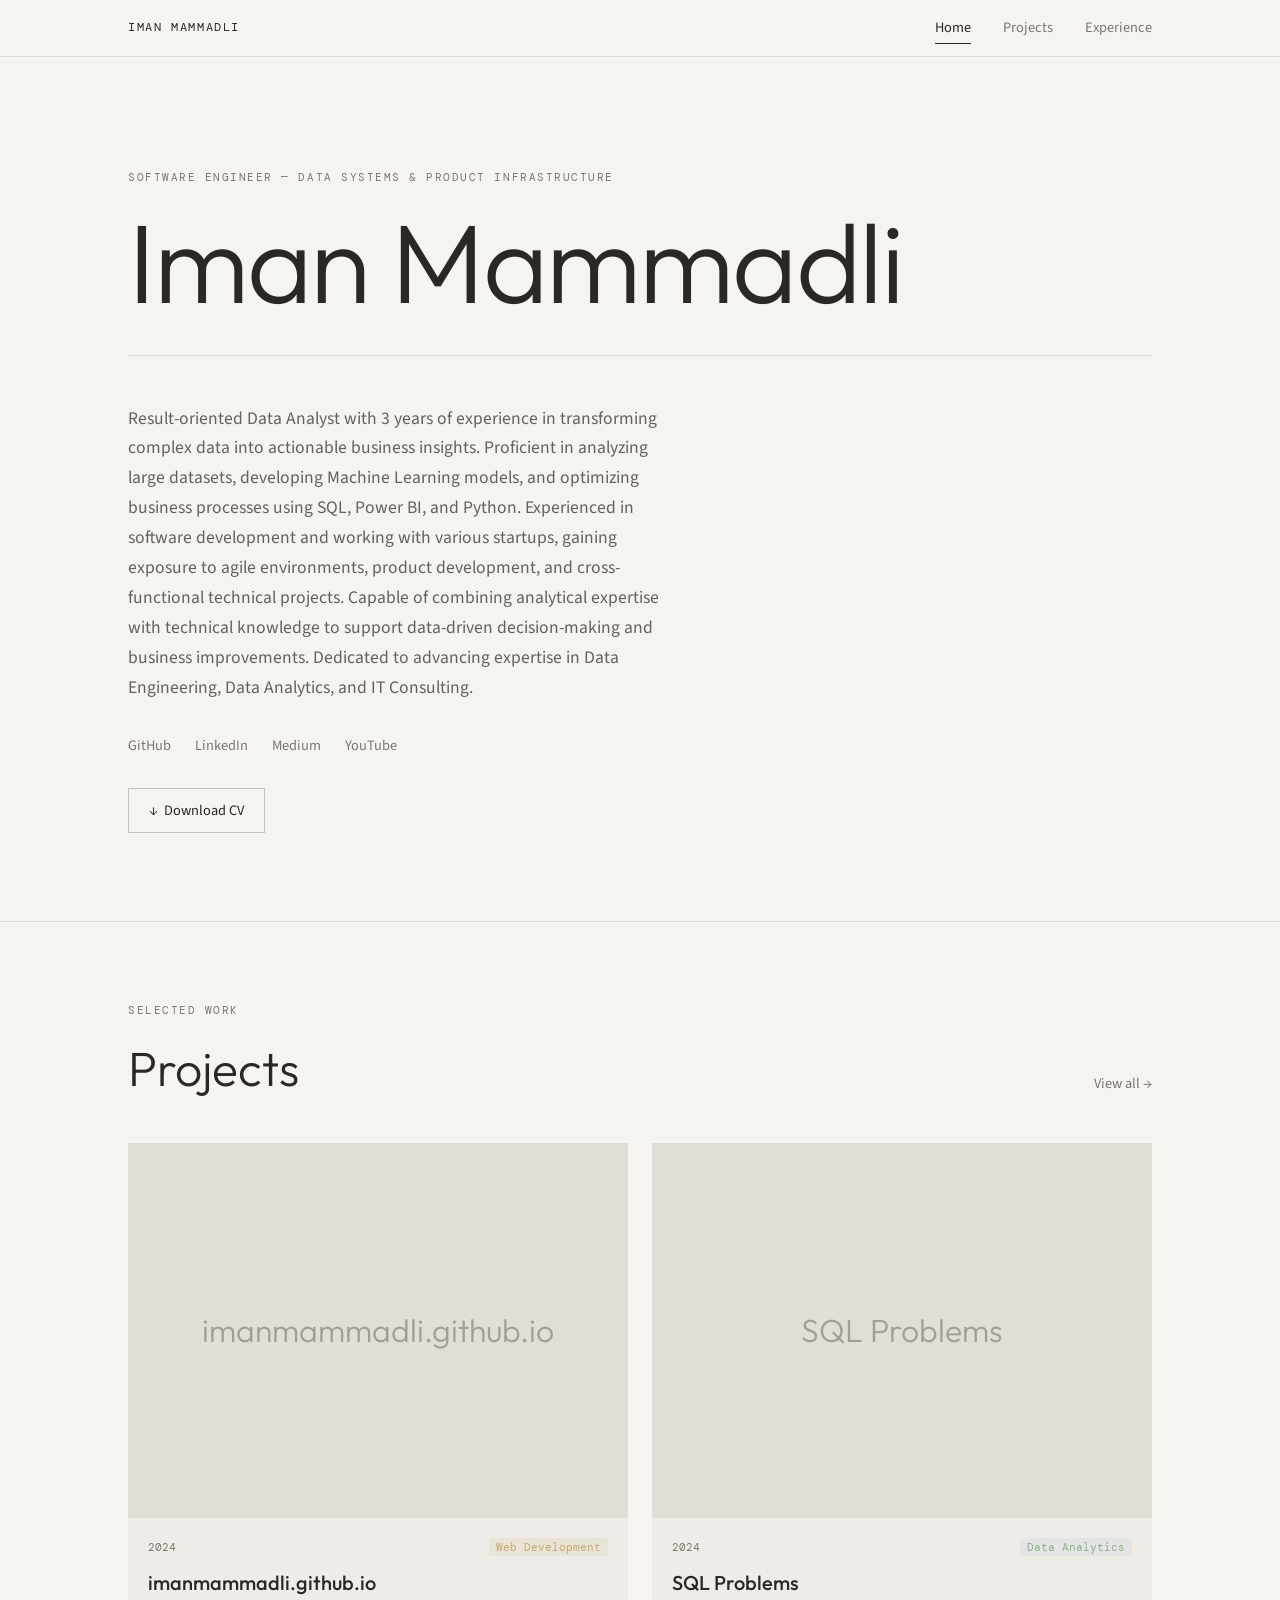
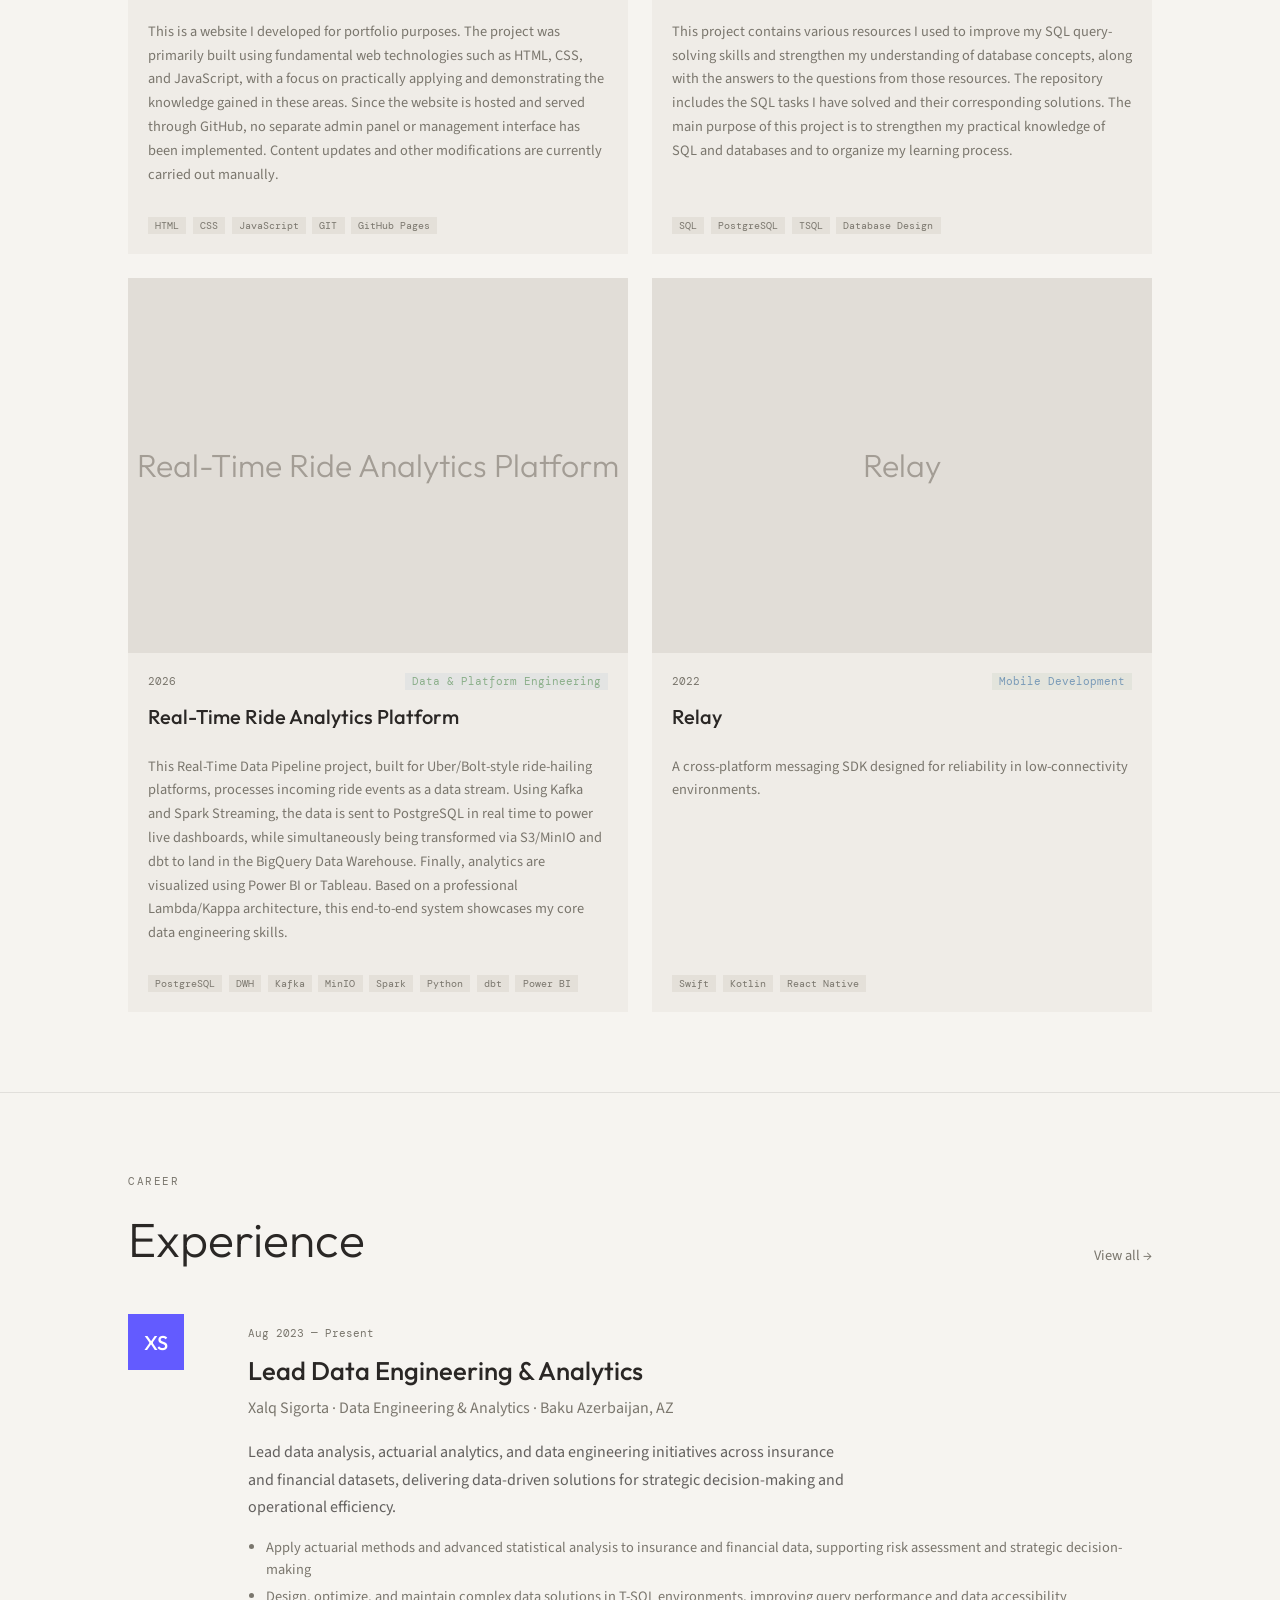
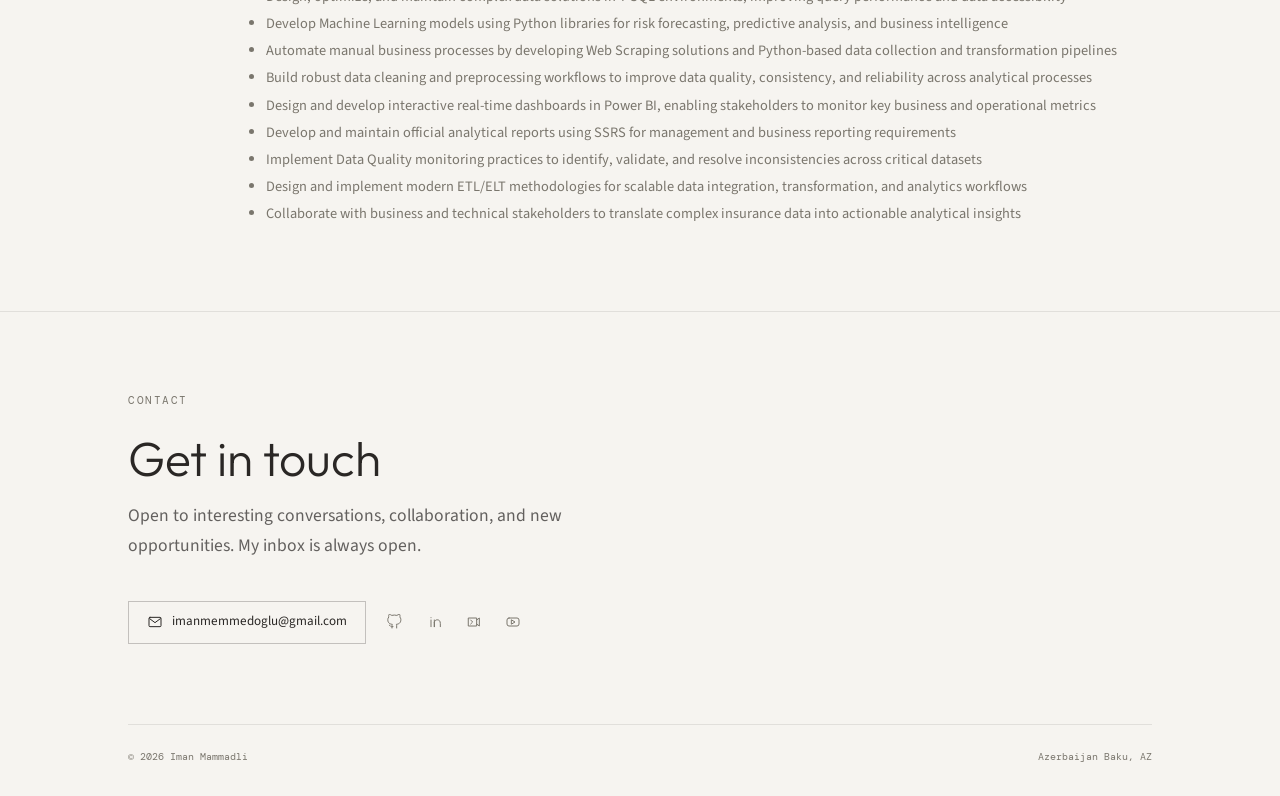
<file: index.html>
<!DOCTYPE html>
<html lang="en">
<head>
  <meta charset="UTF-8">
  <meta name="viewport" content="width=device-width, initial-scale=1.0">
  <title>Iman Mamamdli — Engineer</title>
  <link rel="preconnect" href="https://fonts.googleapis.com">
  <link rel="preconnect" href="https://fonts.gstatic.com" crossorigin>
  <link href="https://fonts.googleapis.com/css2?family=Outfit:wght@300;400;500;600&family=Source+Sans+3:ital,wght@0,300;0,400;0,600;1,300&family=DM+Mono:ital,wght@0,400;0,500;1,400&display=swap" rel="stylesheet">
  <link rel="stylesheet" href="theme.css">
</head>
<body>
  <header class="nav">
    <div class="container nav-inner">
      <a class="brand" href="index.html">Iman Mammadli</a>
      <nav class="nav-links">
        <a class="active" href="index.html">Home</a>
        <a href="projects.html">Projects</a>
        <a href="experience.html">Experience</a>
      </nav>
    </div>
  </header>

  <main>
    <section class="hero section">
      <div class="container">
        <p class="eyebrow">Software Engineer — Data Systems &amp; Product Infrastructure</p>
        <h1>Iman Mammadli</h1>
        <div class="rule"></div>

        <div class="hero-grid">
          <div>
            <p class="lead">
              Result-oriented Data Analyst with 3 years of experience in transforming complex
              data into actionable business insights. Proficient in analyzing large datasets,
              developing Machine Learning models, and optimizing business processes using
              SQL, Power BI, and Python. Experienced in software development and working with
              various startups, gaining exposure to agile environments, product development, and
              cross-functional technical projects. Capable of combining analytical expertise with
              technical knowledge to support data-driven decision-making and business
              improvements. Dedicated to advancing expertise in Data Engineering, Data
              Analytics, and IT Consulting.
            </p>

            <div class="socials">
              <a href="https://github.com/imanmammadli" target = "_blank" aria-label="GitHub">GitHub</a>
              <a href="https://www.linkedin.com/in/imanmammadli/" target = "_blank" aria-label="LinkedIn">LinkedIn</a>
              <a href="https://medium.com/@imanmammadli" target = "_blank" aria-label="Medium">Medium</a>
              <a href="https://www.youtube.com/@imanmammadli475" target = "_blank" aria-label="YouTube">YouTube</a>
            </div>

            <a class="button" href="assets/Iman Mammadli CV.pdf" download>↓&nbsp; Download CV</a>
          </div>

          <!-- <div class="profile">
            <div class="profile-image">JP</div>
            <p class="mono">Azerbaijan Baku, AZ</p>
          </div> -->
        </div>
      </div>
    </section>

    <section class="section bordered">
      <div class="container">
        <div class="section-header">
          <div>
            <p class="eyebrow">Selected Work</p>
            <h2>Projects</h2>
          </div>
          <a class="view-all" href="projects.html">View all →</a>
        </div>
      <!-- PROJECT 1 -->
        <div class="project-grid">
          <article class="project-card">
            <div class="project-image">imanmammadli.github.io</div>
            <div class="project-body">
              <div class="project-meta"><span>2024</span><span class="category web">Web Development</span></div>
              <h3>imanmammadli.github.io</h3>
              <p>This is a website I developed for portfolio purposes. The project was primarily built using fundamental web technologies 
                such as HTML, CSS, and JavaScript, with a focus on practically applying and demonstrating the knowledge gained in these 
                areas.

                Since the website is hosted and served through GitHub, no separate admin panel or management interface has been implemented. 
                Content updates and other modifications are currently carried out manually.</p>
              <div class="tags"><span>HTML</span><span>CSS</span><span>JavaScript</span><span>GIT</span><span>GitHub Pages</span></div>
            </div>
          </article>


        <!-- PROJECT 2 -->
          <article class="project-card">
            <div class="project-image">SQL Problems</div>
            <div class="project-body">
              <div class="project-meta"><span>2024</span><span class="category data">Data Analytics</span></div>
              <h3>SQL Problems</h3>
              <p>This project contains various resources I used to improve my SQL query-solving skills and strengthen my understanding 
                of database concepts, along with the answers to the questions from those resources.

                The repository  includes the SQL tasks I have solved and their corresponding solutions. The main purpose of this project 
                is to strengthen my practical knowledge of SQL and databases and to organize my learning process.
              </p>
              <div class="tags"><span>SQL</span><span>PostgreSQL</span><span>TSQL</span><span>Database Design</span></div>
            </div>
          </article>
        

        <!-- PROJECT 3 -->
          <article class="project-card">
            <div class="project-image">Real-Time Ride Analytics Platform</div>
            <div class="project-body">
              <div class="project-meta"><span>2026</span><span class="category data">Data & Platform Engineering</span></div>
              <h3>Real-Time Ride Analytics Platform</h3>
              <p>This Real-Time Data Pipeline project, built for Uber/Bolt-style ride-hailing platforms, processes incoming ride events as a data stream. 
                Using Kafka and Spark Streaming, the data is sent to PostgreSQL in real time to power live dashboards, 
                while simultaneously being transformed via S3/MinIO and dbt to land in the BigQuery Data Warehouse. Finally, analytics are visualized using 
                Power BI or Tableau. Based on a professional Lambda/Kappa architecture, this end-to-end system showcases my core data engineering skills.</p>
              <div class="tags"><span>PostgreSQL</span><span>DWH</span><span>Kafka</span><span>MinIO</span><span>Spark</span><span>Python</span><span>dbt</span><span>Power BI</span></div>
            </div>
          </article>


        <!-- PROJECT 4 -->
          <article class="project-card">
            <div class="project-image">Relay</div>
            <div class="project-body">
              <div class="project-meta"><span>2022</span><span class="category mobile">Mobile Development</span></div>
              <h3>Relay</h3>
              <p>A cross-platform messaging SDK designed for reliability in low-connectivity environments.</p>
              <div class="tags"><span>Swift</span><span>Kotlin</span><span>React Native</span></div>
            </div>
          </article>
        </div>

        <a class="mobile-view-all" href="projects.html">View all projects →</a>
      </div>
    </section>

    <section class="section bordered">
      <div class="container">
        <div class="section-header">
          <div>
            <p class="eyebrow">Career</p>
            <h2>Experience</h2>
          </div>
          <a class="view-all" href="experience.html">View all →</a>
        </div>

        <div class="latest-experience">
          <div class="company-logo stripe">XS</div>
          <div>
            <p class="mono muted">Aug 2023 — Present</p>
            <h3>Lead Data Engineering & Analytics</h3>
            <p class="company">Xalq Sigorta · Data Engineering & Analytics · Baku Azerbaijan, AZ</p>
            <p class="description">Lead data analysis, actuarial analytics, and data engineering initiatives across insurance and financial 
              datasets, delivering data-driven solutions for strategic decision-making and operational efficiency.</p>
              <ul>
                  <li>
                    Apply actuarial methods and advanced statistical analysis to insurance and
                        financial data, supporting risk assessment and strategic decision-making
                  </li>

                  <li>
                  Design, optimize, and maintain complex data solutions in T-SQL environments,
                  improving query performance and data accessibility
                  </li>

                  <li>
                  Develop Machine Learning models using Python libraries for risk forecasting,
                  predictive analysis, and business intelligence
                  </li>

                  <li>
                  Automate manual business processes by developing Web Scraping solutions and
                  Python-based data collection and transformation pipelines
                  </li>

                  <li>
                  Build robust data cleaning and preprocessing workflows to improve data quality,
                  consistency, and reliability across analytical processes
                  </li>

                  <li>
                  Design and develop interactive real-time dashboards in Power BI, enabling
                  stakeholders to monitor key business and operational metrics
                  </li>

                  <li>
                  Develop and maintain official analytical reports using SSRS for management
                  and business reporting requirements
                  </li>

                  <li>
                  Implement Data Quality monitoring practices to identify, validate, and resolve
                  inconsistencies across critical datasets
                  </li>

                  <li>
                  Design and implement modern ETL/ELT methodologies for scalable data integration,
                  transformation, and analytics workflows
                  </li>

                  <li>
                  Collaborate with business and technical stakeholders to translate complex
                  insurance data into actionable analytical insights
                  </li>
                </ul>

          </div>
        </div>

        <a class="mobile-view-all" href="experience.html">View all experience →</a>
      </div>
    </section>

    <section class="section bordered contact">
      <div class="container">
        <p class="eyebrow">Contact</p>
        <h2>Get in touch</h2>
        <p class="lead small">
          Open to interesting conversations, collaboration, and new opportunities.
          My inbox is always open.
        </p>

        <div class="contact-links">
          <a class="contact-email" href="mailto:imanmemmedoglu@gmail.com" aria-label="Email Iman Mammadli">
            <svg viewBox="0 0 24 24" aria-hidden="true">
              <rect x="3" y="5" width="18" height="14" rx="1.5"></rect>
              <path d="m4 7 8 6 8-6"></path>
            </svg>
            <span>imanmemmedoglu@gmail.com</span>
          </a>

          <a class="contact-social" href="https://github.com/imanmammadli" target = "_blank" aria-label="GitHub">
            <svg viewBox="0 0 24 24" aria-hidden="true">
              <path d="M9 19c-4 1.2-4-2-5.5-2.5M14.5 21v-3.4c0-1 .1-1.5-.5-2.1 3.3-.4 6.8-1.6 6.8-7.1 0-1.6-.6-2.9-1.6-3.9.2-.4.7-1.9-.2-3.9 0 0-1.3-.4-4.2 1.5a14.3 14.3 0 0 0-7.6 0C4.3.2 3 .6 3 .6c-.9 2-.4 3.5-.2 3.9-1 1-1.6 2.3-1.6 3.9 0 5.5 3.5 6.7 6.8 7.1-.6.5-.6 1.1-.5 2.1V21"></path>
            </svg>
          </a>

          <a class="contact-social" href="https://www.linkedin.com/in/imanmammadli/" target = "_blank" aria-label="LinkedIn">
            <svg viewBox="0 0 24 24" aria-hidden="true">
              <path d="M6 9v10M6 5.5v.1M11 19V9m0 3.1c.7-2.1 2.2-3.4 4.3-3.4 2.8 0 4.7 1.8 4.7 5.4V19m-9-6.1V19"></path>
            </svg>
          </a>

          <a class="contact-social" href="https://medium.com/@imanmammadli" target = "_blank" aria-label="Medium">
            <svg viewBox="0 0 24 24" aria-hidden="true">
              <path d="M4 6h12v12H4zM16 9l4-3v12l-4-3M7 9l3 3-3 3"></path>
            </svg>
          </a>

          <a class="contact-social" href="https://www.youtube.com/@imanmammadli475" target = "_blank" aria-label="YouTube">
            <svg viewBox="0 0 24 24" aria-hidden="true">
              <rect x="3" y="6" width="18" height="12" rx="3"></rect>
              <path d="m10 9 5 3-5 3z"></path>
            </svg>
          </a>
        </div>
      </div>
    </section>
  </main>

  <footer class="container footer">
    <span class="mono">© 2026 Iman Mammadli</span>
    <span class="mono">Azerbaijan Baku, AZ</span>
  </footer>
</body>
</html>
</file>
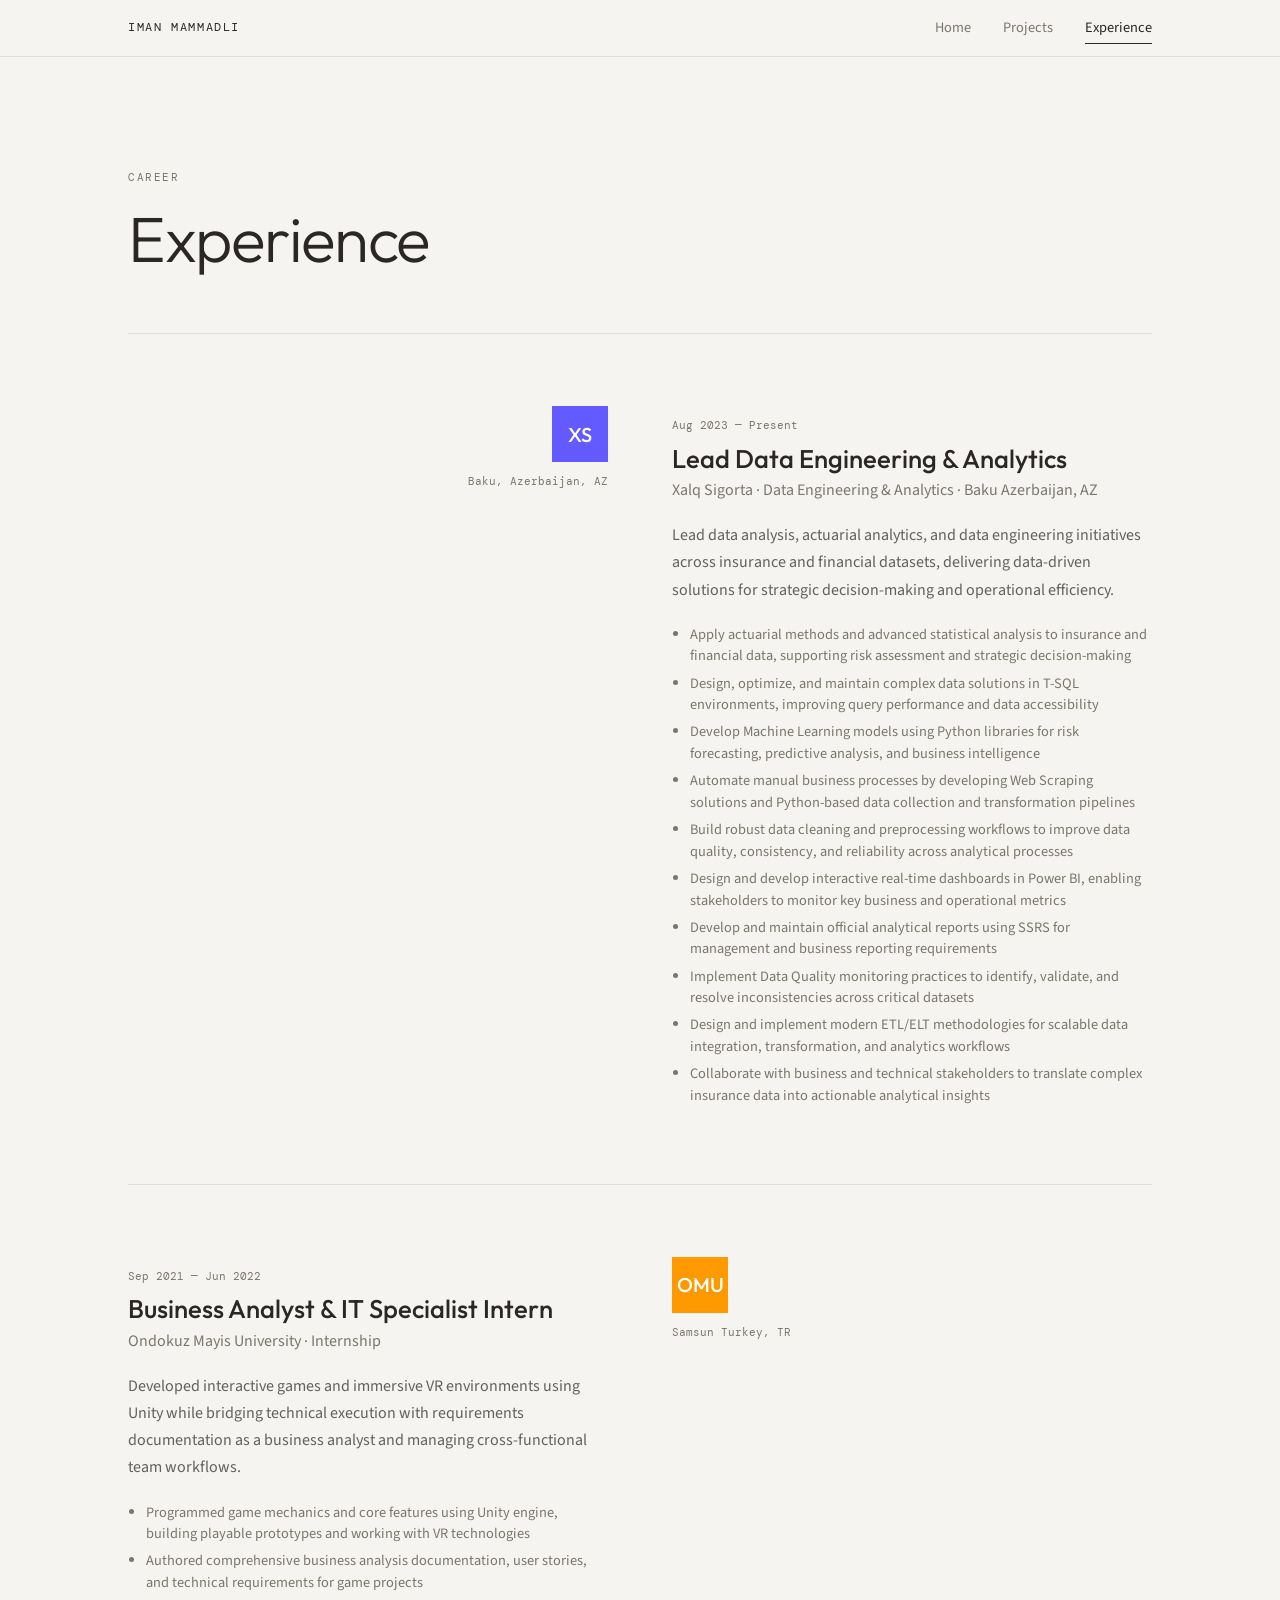
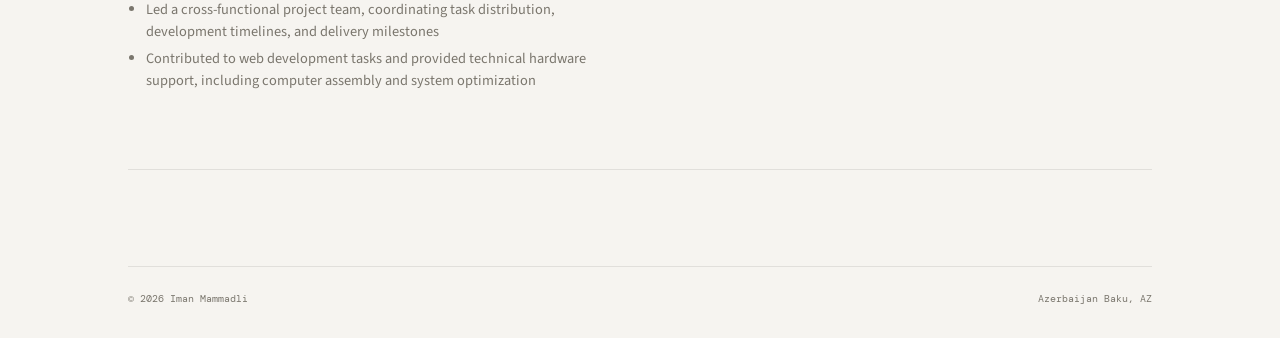
<file: experience.html>
<!DOCTYPE html>
<html lang="en">
<head>
  <meta charset="UTF-8">
  <meta name="viewport" content="width=device-width, initial-scale=1.0">
  <title>Experience — Iman Mammadli</title>
  <link rel="preconnect" href="https://fonts.googleapis.com">
  <link rel="preconnect" href="https://fonts.gstatic.com" crossorigin>
  <link href="https://fonts.googleapis.com/css2?family=Outfit:wght@300;400;500;600&family=Source+Sans+3:ital,wght@0,300;0,400;0,600;1,300&family=DM+Mono:ital,wght@0,400;0,500;1,400&display=swap" rel="stylesheet">
  <link rel="stylesheet" href="theme.css">
</head>
<body>
  <header class="nav">
    <div class="container nav-inner">
      <a class="brand" href="index.html">Iman Mammadli</a>
      <nav class="nav-links">
        <a href="index.html">Home</a>
        <a href="projects.html">Projects</a>
        <a class="active" href="experience.html">Experience</a>
      </nav>
    </div>
  </header>

  <main class="page">
    <div class="container">
      <p class="eyebrow">Career</p>
      <h1 class="page-title experience-title">Experience</h1>

      <div class="experience-list">
        <article class="experience-item">
          <div class="experience-logo-wrap"><div class="company-logo stripe">XS</div><p class="mono muted">Baku, Azerbaijan, AZ</p></div>
          <div class="experience-content">
            <p class="mono muted">Aug 2023 — Present</p>
            <h2>Lead Data Engineering & Analytics</h2>
            <p class="company">Xalq Sigorta · Data Engineering & Analytics · Baku Azerbaijan, AZ</p>
            <p class="description">Lead data analysis, actuarial analytics, and data engineering initiatives across insurance and financial datasets, delivering data-driven solutions for strategic decision-making and operational efficiency.</p>
              <ul>
                  <li>
                    Apply actuarial methods and advanced statistical analysis to insurance and
                        financial data, supporting risk assessment and strategic decision-making
                  </li>

                  <li>
                  Design, optimize, and maintain complex data solutions in T-SQL environments,
                  improving query performance and data accessibility
                  </li>

                  <li>
                  Develop Machine Learning models using Python libraries for risk forecasting,
                  predictive analysis, and business intelligence
                  </li>

                  <li>
                  Automate manual business processes by developing Web Scraping solutions and
                  Python-based data collection and transformation pipelines
                  </li>

                  <li>
                  Build robust data cleaning and preprocessing workflows to improve data quality,
                  consistency, and reliability across analytical processes
                  </li>

                  <li>
                  Design and develop interactive real-time dashboards in Power BI, enabling
                  stakeholders to monitor key business and operational metrics
                  </li>

                  <li>
                  Develop and maintain official analytical reports using SSRS for management
                  and business reporting requirements
                  </li>

                  <li>
                  Implement Data Quality monitoring practices to identify, validate, and resolve
                  inconsistencies across critical datasets
                  </li>

                  <li>
                  Design and implement modern ETL/ELT methodologies for scalable data integration,
                  transformation, and analytics workflows
                  </li>

                  <li>
                  Collaborate with business and technical stakeholders to translate complex
                  insurance data into actionable analytical insights
                  </li>
                </ul>
          </div>
        </article>

        <article class="experience-item reverse">
          <div class="experience-logo-wrap"><div class="company-logo aws">OMU</div><p class="mono muted">Samsun Turkey, TR</p></div>
          <div class="experience-content">
            <p class="mono muted">Sep 2021 — Jun 2022</p>
            <h2>Business Analyst & IT Specialist Intern</h2>
            <p class="company">Ondokuz Mayis University · Internship</p>
            <p class="description">Developed interactive games and immersive VR environments using Unity while bridging technical execution with requirements documentation as a business analyst and managing cross-functional team workflows.</p>
            <ul>
              <li>Programmed game mechanics and core features using Unity engine, building playable prototypes and working with VR technologies</li>
              <li>Authored comprehensive business analysis documentation, user stories, and technical requirements for game projects</li>
              <li>Led a cross-functional project team, coordinating task distribution, development timelines, and delivery milestones</li>
              <li>Contributed to web development tasks and provided technical hardware support, including computer assembly and system optimization</li>
            </ul>
          </div>
        </article>
      </div>
    </div>
  </main>

  <footer class="container footer">
    <span class="mono">© 2026 Iman Mammadli</span>
    <span class="mono">Azerbaijan Baku, AZ</span>
  </footer>
</body>
</html>
</file>
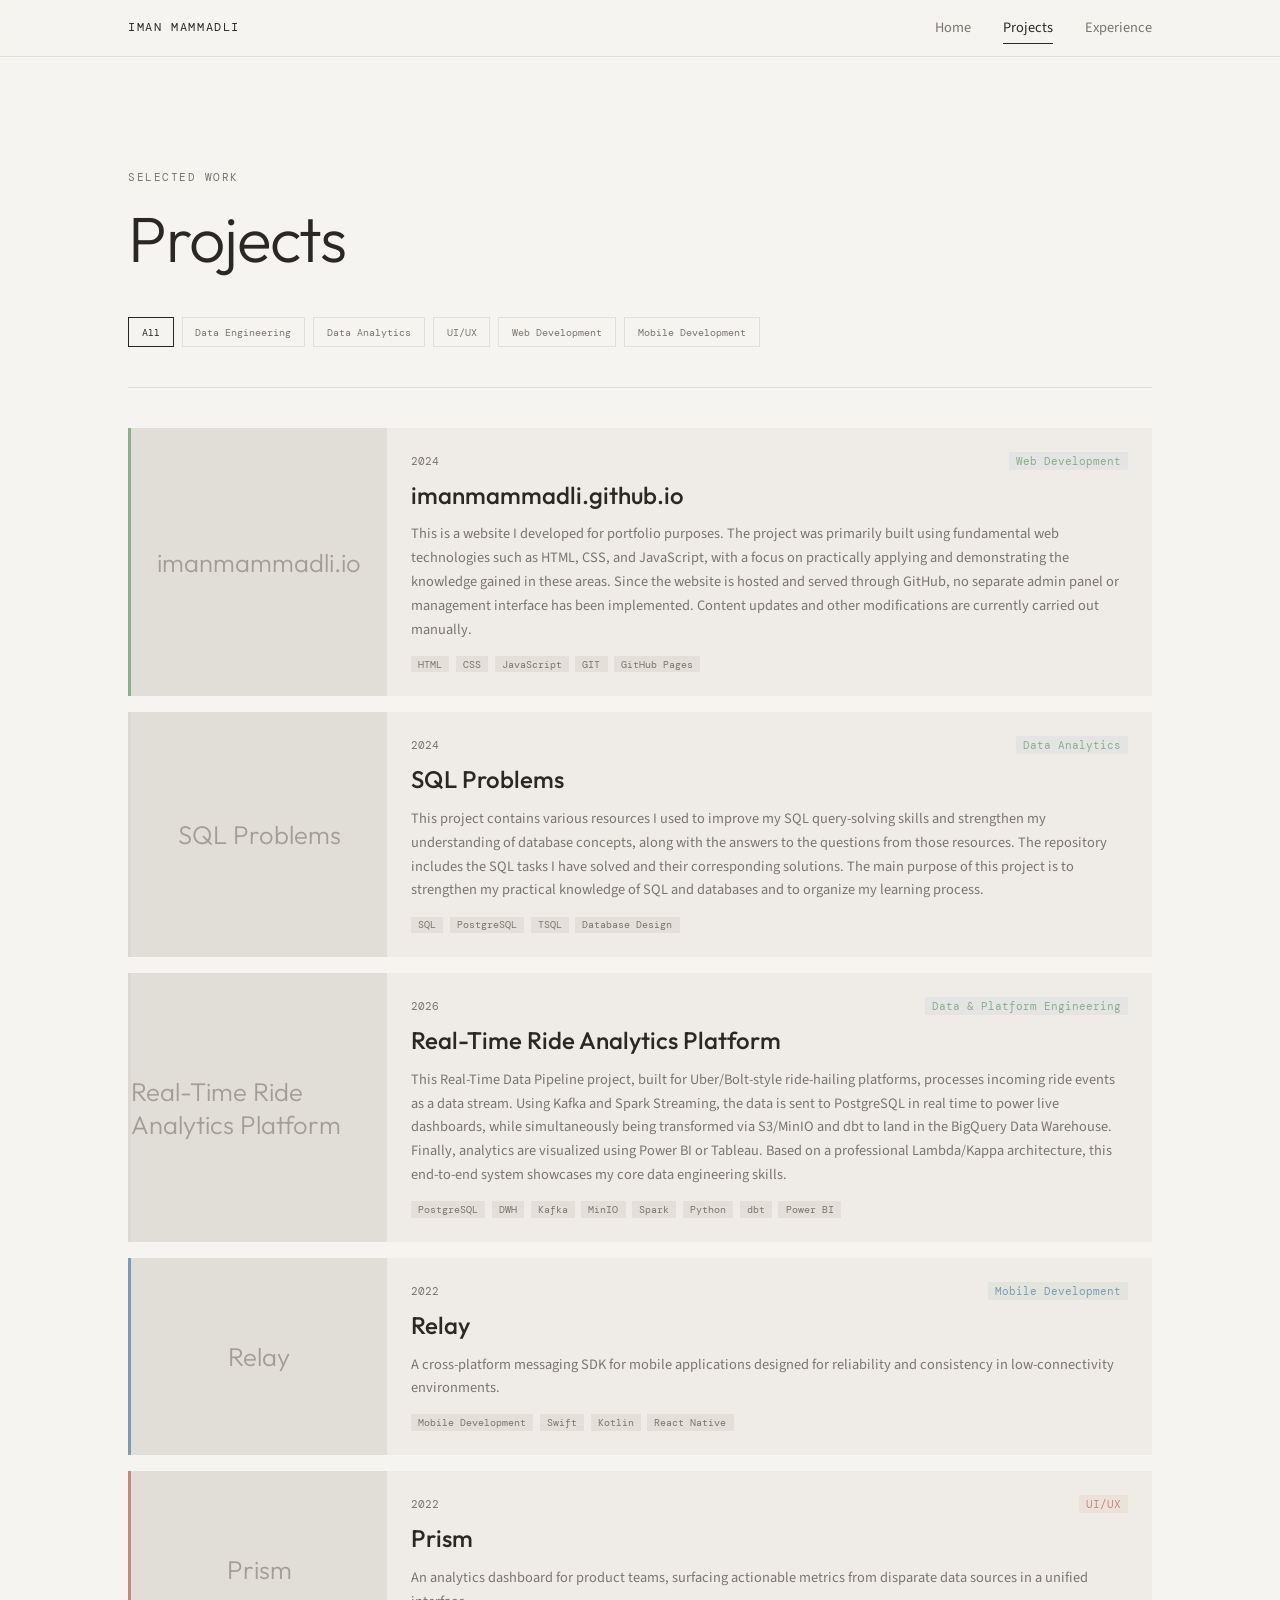
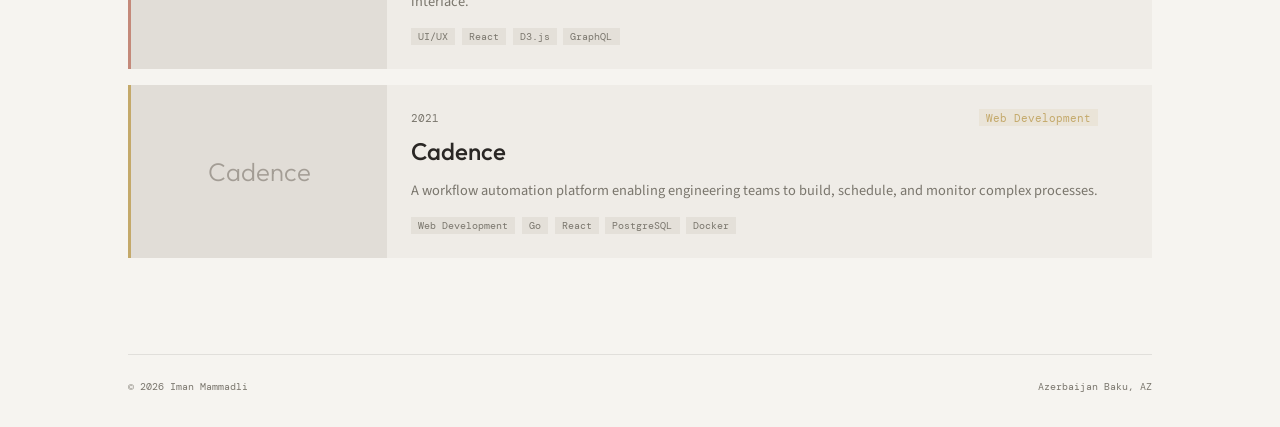
<file: projects.html>
<!DOCTYPE html>
<html lang="en">
<head>
  <meta charset="UTF-8">
  <meta name="viewport" content="width=device-width, initial-scale=1.0">
  <title>Projects — Iman Mammadli</title>
  <link rel="preconnect" href="https://fonts.googleapis.com">
  <link rel="preconnect" href="https://fonts.gstatic.com" crossorigin>
  <link href="https://fonts.googleapis.com/css2?family=Outfit:wght@300;400;500;600&family=Source+Sans+3:ital,wght@0,300;0,400;0,600;1,300&family=DM+Mono:ital,wght@0,400;0,500;1,400&display=swap" rel="stylesheet">
  <link rel="stylesheet" href="theme.css">
</head>
<body>
  <header class="nav">
    <div class="container nav-inner">
      <a class="brand" href="index.html">Iman Mammadli</a>
      <nav class="nav-links">
        <a href="index.html">Home</a>
        <a class="active" href="projects.html">Projects</a>
        <a href="experience.html">Experience</a>
      </nav>
    </div>
  </header>

  <main class="page">
    <div class="container">
      <p class="eyebrow">Selected Work</p>
      <h1 class="page-title">Projects</h1>

      <div class="filters">
        <button class="filter active" data-filter="all">All</button>
        <button class="filter" data-filter="Data Engineering">Data Engineering</button>
        <button class="filter" data-filter="Data Analytics">Data Analytics</button>
        <button class="filter" data-filter="UI/UX">UI/UX</button>
        <button class="filter" data-filter="Web Development">Web Development</button>
        <button class="filter" data-filter="Mobile Development">Mobile Development</button>
      </div>

      <div class="project-list">
        <article class="horizontal-project" data-category="Data Engineering">
          <div class="horizontal-image">imanmammadli.io</div>
          <div class="horizontal-body">
            <div class="project-meta"><span>2024</span><span class="category data">Web Development</span></div>
            <h2>imanmammadli.github.io</h2>
            <p>This is a website I developed for portfolio purposes. The project was primarily built using fundamental web technologies 
              such as HTML, CSS, and JavaScript, with a focus on practically applying and demonstrating the knowledge gained in these 
              areas.

              Since the website is hosted and served through GitHub, no separate admin panel or management interface has been implemented. 
              Content updates and other modifications are currently carried out manually.</p>
            <div class="tags"><span>HTML</span><span>CSS</span><span>JavaScript</span><span>GIT</span><span>GitHub Pages</span></div>
          </div>
        </article>

        <article class="horizontal-project" data-category="Data Analytics">
          <div class="horizontal-image">SQL Problems</div>
          <div class="horizontal-body">
            <div class="project-meta"><span>2024</span><span class="category data">Data Analytics</span></div>
            <h2>SQL Problems</h2>
            <p>This project contains various resources I used to improve my SQL query-solving skills and strengthen my understanding 
              of database concepts, along with the answers to the questions from those resources.

              The repository  includes the SQL tasks I have solved and their corresponding solutions. The main purpose of this project 
              is to strengthen my practical knowledge of SQL and databases and to organize my learning process.
            </p>
            <div class="tags"><span>SQL</span><span>PostgreSQL</span><span>TSQL</span><span>Database Design</span></div>
          </div>
        </article>

        <article class="horizontal-project" data-category="Data & Platform Engineering">
          <div class="horizontal-image">Real-Time Ride Analytics Platform</div>
          <div class="horizontal-body">
            <div class="project-meta"><span>2026</span><span class="category data">Data & Platform Engineering</span></div>
            <h2>Real-Time Ride Analytics Platform</h2>
            <p>This Real-Time Data Pipeline project, built for Uber/Bolt-style ride-hailing platforms, processes incoming ride events as a data stream. 
              Using Kafka and Spark Streaming, the data is sent to PostgreSQL in real time to power live dashboards, 
              while simultaneously being transformed via S3/MinIO and dbt to land in the BigQuery Data Warehouse. Finally, analytics are visualized using 
              Power BI or Tableau. Based on a professional Lambda/Kappa architecture, this end-to-end system showcases my core data engineering skills.</p>
            <div class="tags"><span>PostgreSQL</span><span>DWH</span><span>Kafka</span><span>MinIO</span><span>Spark</span><span>Python</span><span>dbt</span><span>Power BI</span></div>
          </div>
        </article>

        <article class="horizontal-project" data-category="Mobile Development">
          <div class="horizontal-image">Relay</div>
          <div class="horizontal-body">
            <div class="project-meta"><span>2022</span><span class="category mobile">Mobile Development</span></div>
            <h2>Relay</h2>
            <p>A cross-platform messaging SDK for mobile applications designed for reliability and consistency in low-connectivity environments.</p>
            <div class="tags"><span>Mobile Development</span><span>Swift</span><span>Kotlin</span><span>React Native</span></div>
          </div>
        </article>

        <article class="horizontal-project" data-category="UI/UX">
          <div class="horizontal-image">Prism</div>
          <div class="horizontal-body">
            <div class="project-meta"><span>2022</span><span class="category ui">UI/UX</span></div>
            <h2>Prism</h2>
            <p>An analytics dashboard for product teams, surfacing actionable metrics from disparate data sources in a unified interface.</p>
            <div class="tags"><span>UI/UX</span><span>React</span><span>D3.js</span><span>GraphQL</span></div>
          </div>
        </article>

        <article class="horizontal-project" data-category="Web Development">
          <div class="horizontal-image">Cadence</div>
          <div class="horizontal-body">
            <div class="project-meta"><span>2021</span><span class="category web">Web Development</span></div>
            <h2>Cadence</h2>
            <p>A workflow automation platform enabling engineering teams to build, schedule, and monitor complex processes.</p>
            <div class="tags"><span>Web Development</span><span>Go</span><span>React</span><span>PostgreSQL</span><span>Docker</span></div>
          </div>
        </article>
      </div>
    </div>
  </main>

  <footer class="container footer">
    <span class="mono">© 2026 Iman Mammadli</span>
    <span class="mono">Azerbaijan Baku, AZ</span>
  </footer>

  <script>
    const filters = document.querySelectorAll(".filter");
    const projects = document.querySelectorAll(".horizontal-project");

    filters.forEach(button => {
      button.addEventListener("click", () => {
        filters.forEach(b => b.classList.remove("active"));
        button.classList.add("active");

        const selected = button.dataset.filter;

        projects.forEach(project => {
          project.hidden = selected !== "all" && project.dataset.category !== selected;
        });
      });
    });
  </script>
</body>
</html>
</file>
<file: theme.css>
@import url('https://fonts.googleapis.com/css2?family=Outfit:wght@300;400;500;600&family=Source+Sans+3:ital,wght@0,300;0,400;0,600;1,300&family=DM+Mono:ital,wght@0,400;0,500;1,400&display=swap');

:root {
  --background: #F6F4F0;
  --foreground: #2A2725;
  --card: #EFECE7;
  --muted: #E4E0D9;
  --muted-foreground: #7A766D;
  --border: rgba(42, 39, 37, 0.10);
  --ui: #C4897A;
  --data: #8BAF8A;
  --web: #C4A96A;
  --mobile: #7A9BB8;
  --other: #9B8EA5;
}

* { box-sizing: border-box; }
html { font-size: 16px; scroll-behavior: smooth; }
body {
  margin: 0;
  background: var(--background);
  color: var(--foreground);
  font-family: 'Source Sans 3', sans-serif;
  line-height: 1.5;
}
h1,h2,h3 { font-family: 'Outfit', sans-serif; margin-top: 0; }
a { color: inherit; text-decoration: none; }
button { font: inherit; }
.container { width: min(100% - 3rem, 64rem); margin-inline: auto; }

.nav {
  position: sticky; top: 0; z-index: 10;
  background: rgba(246,244,240,.94);
  backdrop-filter: blur(8px);
  border-bottom: 1px solid var(--border);
}
.nav-inner { height: 3.5rem; display:flex; align-items:center; justify-content:space-between; }
.brand, .eyebrow, .mono { font-family:'DM Mono', monospace; }
.brand { font-size:.72rem; letter-spacing:.14em; text-transform:uppercase; }
.nav-links { display:flex; gap:2rem; }
.nav-links a { font-size:.9rem; color:var(--muted-foreground); position:relative; }
.nav-links a:hover, .nav-links .active { color:var(--foreground); }
.nav-links .active::after { content:""; position:absolute; left:0; right:0; bottom:-.35rem; height:1px; background:var(--foreground); }

.section { padding:5rem 0; }
.hero { padding-top:7rem; padding-bottom:5.5rem; }
.bordered { border-top:1px solid var(--border); }
.eyebrow {
  margin:0 0 1.5rem;
  color:var(--muted-foreground);
  font-size:.68rem;
  letter-spacing:.14em;
  text-transform:uppercase;
}
h1 { font-size:clamp(3.5rem, 10vw, 7rem); line-height:.94; font-weight:300; letter-spacing:-.02em; margin-bottom:2.5rem; }
h2 { font-size:clamp(2rem, 4vw, 3rem); line-height:1.1; font-weight:300; }
.rule { border-top:1px solid var(--border); margin-bottom:3rem; }

.hero-grid { display:grid; grid-template-columns:1fr auto; gap:5rem; align-items:start; }
.lead { max-width:34rem; font-size:1.1rem; line-height:1.7; color:rgba(42,39,37,.72); margin:0 0 2rem; }
.lead.small { max-width:30rem; }
.socials { display:flex; flex-wrap:wrap; gap:1.5rem; margin-bottom:2rem; }
.socials a, .view-all, .mobile-view-all { color:var(--muted-foreground); font-size:.9rem; }
.socials a:hover, .view-all:hover, .mobile-view-all:hover { color:var(--foreground); }
.button {
  display:inline-flex; align-items:center;
  border:1px solid rgba(42,39,37,.25);
  padding:.65rem 1.25rem;
  font-size:.9rem;
  transition:.2s ease;
}
.button:hover { background:var(--foreground); color:var(--background); }
.profile { text-align:center; }
.profile-image {
  width:13rem; height:16rem;
  background:#DDD9D3;
  display:grid; place-items:center;
  color:#A8A29A;
  font:300 4rem 'Outfit', sans-serif;
}
.profile .mono { margin-top:.75rem; font-size:.68rem; color:var(--muted-foreground); }

.section-header { display:flex; justify-content:space-between; align-items:end; margin-bottom:3rem; }
.section-header h2 { margin-bottom:0; }

.project-grid { display:grid; grid-template-columns:repeat(2,1fr); gap:1.5rem; }
.project-card { display:flex; flex-direction:column; background:var(--card); }
.project-image {
  aspect-ratio:4/3; display:grid; place-items:center;
  background:#E1DDD7; color:#A39D95;
  font:300 2rem 'Outfit', sans-serif;
}
.project-body { padding:1.25rem; display:flex; flex-direction:column; flex:1; }
.project-meta { display:flex; justify-content:space-between; align-items:center; gap:1rem; margin-bottom:.75rem; font:.68rem 'DM Mono',monospace; color:var(--muted-foreground); }
.category { padding:.12rem .45rem; background:rgba(255,255,255,.25); }
.category.ui { color:var(--ui); background:rgba(196,137,122,.10); }
.category.data { color:var(--data); background:rgba(122,155,184,.10); }
.category.web { color:var(--web); background:rgba(196,169,106,.12); }
.category.mobile { color:var(--mobile); background:rgba(139,175,138,.12); }
.project-body h3 { font-size:1.25rem; font-weight:500; margin-bottom:.5rem; }
.project-body p, .horizontal-body p { color:var(--muted-foreground); font-size:.9rem; line-height:1.65; }
.tags { display:flex; flex-wrap:wrap; gap:.4rem; margin-top:auto; padding-top:1rem; }
.tags span { background:var(--muted); color:var(--muted-foreground); padding:.12rem .45rem; font:.62rem 'DM Mono',monospace; }
.mobile-view-all { display:none; margin-top:2rem; }

.latest-experience { display:grid; grid-template-columns:auto 1fr; gap:4rem; align-items:start; }
.company-logo { width:3.5rem; height:3.5rem; display:grid; place-items:center; color:#fff; font:500 1.25rem 'Outfit',sans-serif; }
.stripe { background:#635BFF; }
.aws { background:#FF9900; }
.palantir { background:#1D2A4A; }
.google { background:#4285F4; }
.muted { color:var(--muted-foreground); font-size:.68rem; }
.latest-experience h3, .experience-content h2 { font-size:1.6rem; font-weight:500; margin:.35rem 0; }
.company { color:var(--muted-foreground); margin:.1rem 0 1.2rem; }
.description { max-width:38rem; color:rgba(42,39,37,.72); line-height:1.7; }
ul { padding-left:1.1rem; margin-bottom:0; }
li { color:var(--muted-foreground); font-size:.9rem; margin:.35rem 0; }

.contact h2 { margin-bottom:1rem; }
.contact-links {
  display:flex;
  align-items:center;
  flex-wrap:wrap;
  gap:1.25rem;
  margin-top:2.5rem;
}
.contact-email {
  display:inline-flex;
  align-items:center;
  gap:.6rem;
  min-height:2.7rem;
  border:1px solid rgba(42,39,37,.25);
  padding:.65rem 1.1rem;
  color:var(--foreground);
  font-size:.82rem;
  transition:.2s ease;
}
.contact-email:hover {
  background:var(--foreground);
  color:var(--background);
}
.contact-email svg {
  width:1rem;
  height:1rem;
  fill:none;
  stroke:currentColor;
  stroke-width:1.5;
  stroke-linecap:round;
  stroke-linejoin:round;
}
.contact-social {
  width:1.2rem;
  height:1.2rem;
  display:inline-flex;
  align-items:center;
  justify-content:center;
  color:var(--muted-foreground);
  transition:.2s ease;
}
.contact-social:hover { color:var(--foreground); }
.contact-social svg {
  width:1rem;
  height:1rem;
  fill:none;
  stroke:currentColor;
  stroke-width:1.5;
  stroke-linecap:round;
  stroke-linejoin:round;
}
.footer { border-top:1px solid var(--border); padding:1.5rem 0 2rem; display:flex; justify-content:space-between; color:var(--muted-foreground); font-size:.65rem; }

.page { padding:7rem 0 6rem; }
.page-title { font-size:clamp(2.5rem,5vw,4rem); margin-bottom:3rem; }
.filters { display:flex; flex-wrap:wrap; gap:.5rem; border-bottom:1px solid var(--border); padding-bottom:2.5rem; margin-bottom:2.5rem; }
.filter {
  cursor:pointer; background:transparent; border:1px solid var(--border);
  color:var(--muted-foreground); padding:.45rem .8rem; font:.65rem 'DM Mono',monospace;
}
.filter:hover, .filter.active { border-color:var(--foreground); color:var(--foreground); }
.project-list { display:flex; flex-direction:column; gap:1rem; }
.horizontal-project {
  display:flex; overflow:hidden; background:var(--card);
  border-left:3px solid var(--border);
}
.horizontal-project[hidden] { display:none; }
.horizontal-project[data-category="Data Engineering"] { border-left-color:var(--data); }
.horizontal-project[data-category="UI/UX"] { border-left-color:var(--ui); }
.horizontal-project[data-category="Web Development"] { border-left-color:var(--web); }
.horizontal-project[data-category="Mobile Development"] { border-left-color:var(--mobile); }
.horizontal-image { width:16rem; flex-shrink:0; background:#E1DDD7; display:grid; place-items:center; color:#A39D95; font:300 1.6rem 'Outfit',sans-serif; }
.horizontal-body { padding:1.5rem; }
.horizontal-body h2 { font-size:1.5rem; font-weight:500; margin:.3rem 0 .5rem; }
.horizontal-body .tags { padding-top:0; margin-top:0; }

.experience-title { margin-bottom:4rem; }
.experience-list { border-bottom:1px solid var(--border); }
.experience-item { display:grid; grid-template-columns:1fr 1fr; gap:4rem; padding:4.5rem 0; border-top:1px solid var(--border); }
.experience-item .experience-logo-wrap { display:flex; flex-direction:column; align-items:flex-end; }
.experience-item.reverse .experience-logo-wrap { order:2; align-items:flex-start; }
.experience-item.reverse .experience-content { order:1; }
.experience-item .experience-content { max-width:34rem; }
.experience-content h2 { margin:.35rem 0; }
.experience-content .description { margin:1.25rem 0; }

@media (max-width: 700px) {
  .container { width:min(100% - 2rem, 64rem); }
  .nav-links { gap:1rem; }
  .nav-links a { font-size:.78rem; }
  .hero { padding-top:5rem; }
  .hero-grid { grid-template-columns:1fr; gap:3rem; }
  .profile { display:none; }
  .section { padding:4rem 0; }
  .section-header { margin-bottom:2rem; }
  .section-header .view-all { display:none; }
  .project-grid { grid-template-columns:1fr; }
  .mobile-view-all { display:inline-block; }
  .latest-experience { grid-template-columns:1fr; gap:1.5rem; }
  .latest-experience .company-logo { margin-bottom:.25rem; }
  .footer { gap:1rem; }
  .page { padding-top:5rem; }
  .horizontal-project { flex-direction:column; }
  .horizontal-image { width:100%; height:13rem; }
  .experience-item,
  .experience-item.reverse {
    display:flex; flex-direction:column; gap:1.5rem; padding:3rem 0;
  }
  .experience-item .experience-logo-wrap,
  .experience-item.reverse .experience-logo-wrap {
    order:0; align-items:flex-start;
  }
  .experience-item .experience-content,
  .experience-item.reverse .experience-content { order:1; }
}
</file>
